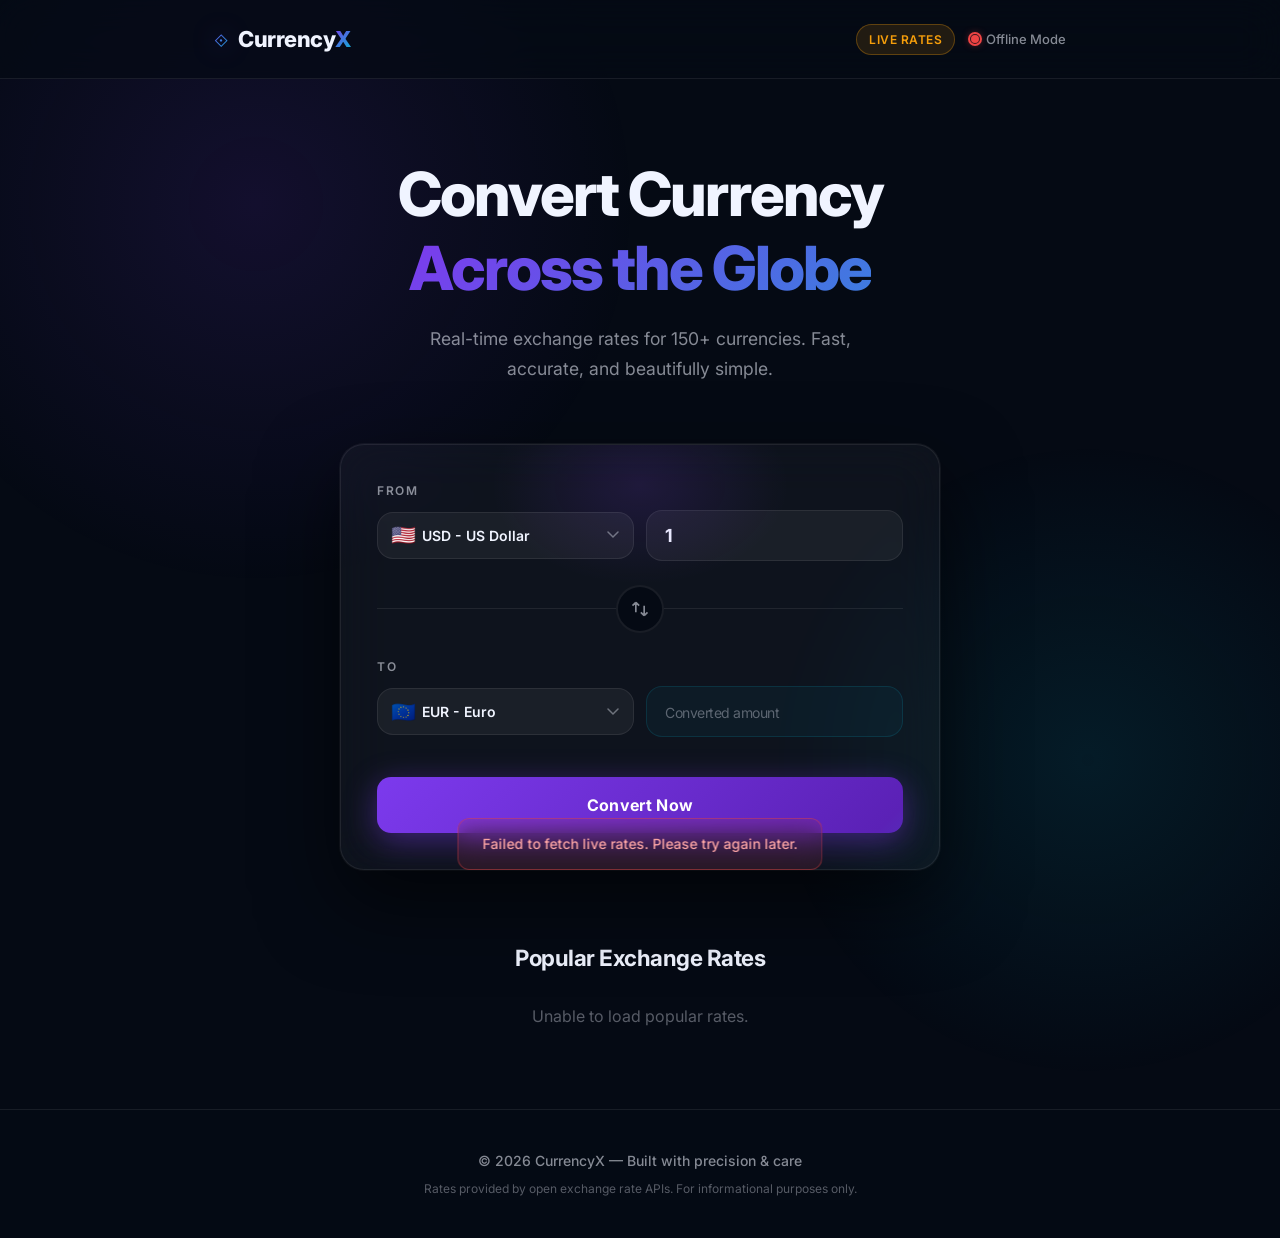
<file: currency converter/index.html>
<!DOCTYPE html>
<html lang="en">
<head>
    <meta charset="UTF-8">
    <meta name="viewport" content="width=device-width, initial-scale=1.0">
    <meta name="description" content="Convert currencies between nations instantly with live exchange rates. Beautiful, fast, and free currency converter.">
    <title>CurrencyX — Global Currency Converter</title>
    <link rel="preconnect" href="https://fonts.googleapis.com">
    <link rel="preconnect" href="https://fonts.gstatic.com" crossorigin>
    <link href="https://fonts.googleapis.com/css2?family=Inter:wght@300;400;500;600;700;800&display=swap" rel="stylesheet">
    <link rel="stylesheet" href="style.css">
</head>
<body>
    <!-- Animated background particles -->
    <div class="bg-particles" id="bgParticles"></div>

    <!-- Header -->
    <header class="header" id="header">
        <div class="header-inner">
            <a href="#" class="logo">
                <span class="logo-icon">⟐</span>
                <span class="logo-text">Currency<span class="logo-accent">X</span></span>
            </a>
            <nav class="nav">
                <span class="nav-badge">Live Rates</span>
                <span class="nav-status" id="statusDot">
                    <span class="pulse-dot"></span>
                    Connected
                </span>
            </nav>
        </div>
    </header>

    <!-- Hero Section -->
    <main class="main">
        <section class="hero">
            <h1 class="hero-title">
                <span class="hero-line">Convert Currency</span>
                <span class="hero-line gradient-text">Across the Globe</span>
            </h1>
            <p class="hero-subtitle">Real-time exchange rates for 150+ currencies. Fast, accurate, and beautifully simple.</p>
        </section>

        <!-- Converter Card -->
        <section class="converter-section">
            <div class="converter-card" id="converterCard">
                <!-- Glow effects -->
                <div class="card-glow"></div>

                <!-- From Currency -->
                <div class="currency-block">
                    <label class="currency-label">From</label>
                    <div class="currency-input-row">
                        <div class="select-wrapper">
                            <select id="fromCurrency" class="currency-select">
                                <!-- Options populated by JS -->
                            </select>
                            <span class="select-flag" id="fromFlag"></span>
                        </div>
                        <input 
                            type="number" 
                            id="fromAmount" 
                            class="amount-input" 
                            value="1" 
                            min="0" 
                            step="any"
                            placeholder="Enter amount"
                        >
                    </div>
                </div>

                <!-- Swap Button -->
                <div class="swap-container">
                    <button class="swap-btn" id="swapBtn" title="Swap currencies">
                        <svg class="swap-icon" viewBox="0 0 24 24" fill="none" stroke="currentColor" stroke-width="2">
                            <path d="M7 16V4m0 0L3 8m4-4l4 4M17 8v12m0 0l4-4m-4 4l-4-4"/>
                        </svg>
                    </button>
                    <div class="swap-line"></div>
                </div>

                <!-- To Currency -->
                <div class="currency-block">
                    <label class="currency-label">To</label>
                    <div class="currency-input-row">
                        <div class="select-wrapper">
                            <select id="toCurrency" class="currency-select">
                                <!-- Options populated by JS -->
                            </select>
                            <span class="select-flag" id="toFlag"></span>
                        </div>
                        <input 
                            type="text" 
                            id="toAmount" 
                            class="amount-input result-input" 
                            readonly 
                            placeholder="Converted amount"
                        >
                    </div>
                </div>

                <!-- Convert Button -->
                <button class="convert-btn" id="convertBtn">
                    <span class="btn-text">Convert Now</span>
                    <span class="btn-loader" id="btnLoader"></span>
                    <span class="btn-shimmer"></span>
                </button>

                <!-- Result Display -->
                <div class="result-panel" id="resultPanel">
                    <div class="rate-display">
                        <span class="rate-label">Exchange Rate</span>
                        <span class="rate-value" id="rateValue">—</span>
                    </div>
                    <div class="rate-display">
                        <span class="rate-label">Inverse Rate</span>
                        <span class="rate-value rate-secondary" id="inverseRate">—</span>
                    </div>
                    <div class="last-updated" id="lastUpdated">
                        <span class="update-dot"></span>
                        Last updated: —
                    </div>
                </div>
            </div>
        </section>

        <!-- Popular Rates Grid -->
        <section class="popular-section">
            <h2 class="section-title">Popular Exchange Rates</h2>
            <div class="rates-grid" id="ratesGrid">
                <!-- Populated by JS -->
            </div>
        </section>
    </main>

    <!-- Footer -->
    <footer class="footer">
        <div class="footer-inner">
            <p class="footer-text">© 2026 CurrencyX — Built with precision & care</p>
            <p class="footer-sub">Rates provided by open exchange rate APIs. For informational purposes only.</p>
        </div>
    </footer>

    <script src="script.js"></script>
</body>
</html>
</file>
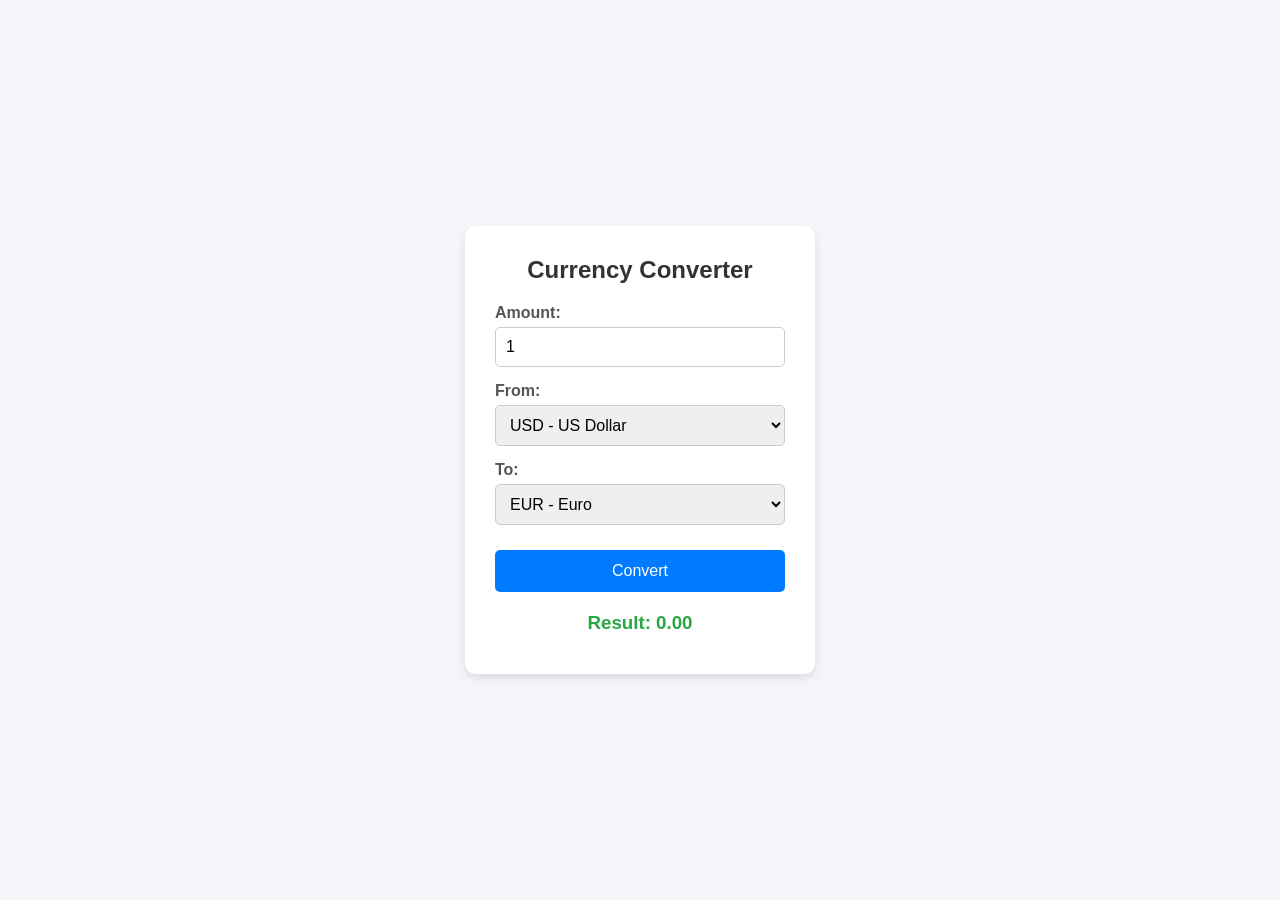
<file: project 7/index.html>
<!DOCTYPE html>
<html lang="en">
<head>
    <meta charset="UTF-8">
    <meta name="viewport" content="width=device-width, initial-scale=1.0">
    <title>Simple Currency Converter</title>
    <link rel="stylesheet" href="style.css">
</head>
<body>
    <div class="converter-container">
        <h2>Currency Converter</h2>
        
        <div class="input-group">
            <label for="amount">Amount:</label>
            <input type="number" id="amount" value="1" min="0">
        </div>

        <div class="input-group">
            <label for="fromCurrency">From:</label>
            <select id="fromCurrency">
                <option value="USD">USD - US Dollar</option>
                <option value="EUR">EUR - Euro</option>
                <option value="GBP">GBP - British Pound</option>
                <option value="JPY">JPY - Japanese Yen</option>
                <option value="INR">INR - Indian Rupee</option>
                <option value="AUD">AUD - Australian Dollar</option>
                <option value="CAD">CAD - Canadian Dollar</option>
            </select>
        </div>

        <div class="input-group">
            <label for="toCurrency">To:</label>
            <select id="toCurrency">
                <option value="EUR">EUR - Euro</option>
                <option value="USD">USD - US Dollar</option>
                <option value="GBP">GBP - British Pound</option>
                <option value="JPY">JPY - Japanese Yen</option>
                <option value="INR">INR - Indian Rupee</option>
                <option value="AUD">AUD - Australian Dollar</option>
                <option value="CAD">CAD - Canadian Dollar</option>
            </select>
        </div>

        <button id="convertBtn">Convert</button>

        <div id="result" class="result">
            <h3>Result: <span id="convertedAmount">0.00</span></h3>
            <p id="errorMsg" class="error"></p>
        </div>
    </div>

    <script src="script.js"></script>
</body>
</html>
</file>
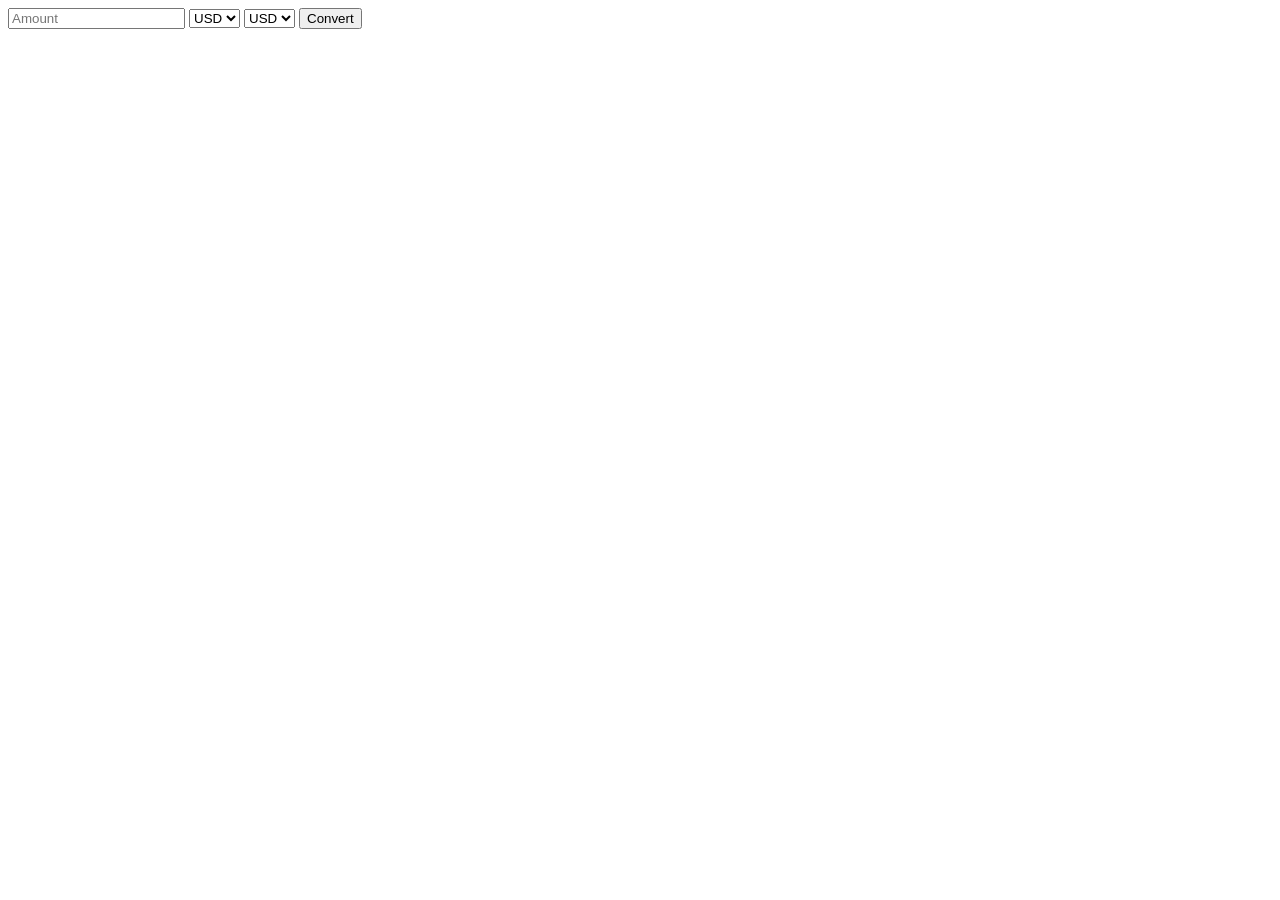
<file: currency converter 1/currency.html>
<!DOCTYPE html>
<html lang="en">
<head>
    <meta charset="UTF-8">
    <meta name="viewport" content="width=device-width, initial-scale=1.0">
    <title>Document</title>
</head>
<body>
    <input type="number" id="amount" placeholder="Amount">
    <select id="fromCurrency">
        <option value="USD">USD</option>
        <option value="EUR">EUR</option>
        <option value="GBP">GBP</option>
        <option value="JPY">JPY</option>
        <option value="INR">INR</option>
    </select>
    <select id="toCurrency">
        <option value="USD">USD</option>
        <option value="EUR">EUR</option>
        <option value="GBP">GBP</option>
        <option value="JPY">JPY</option>
        <option value="INR">INR</option>
    </select>
    <button id="convertBtn">Convert</button>
    <p id="result"></p>
    <script src="script.js"></script>
</body>
</html>
</file>
<file: currency converter/style.css>
/* ===========================
   CSS Reset & Base
=========================== */
*, *::before, *::after {
    box-sizing: border-box;
    margin: 0;
    padding: 0;
}

:root {
    --bg-primary: #050a14;
    --bg-secondary: #080f1e;
    --bg-card: rgba(255, 255, 255, 0.04);
    --bg-card-hover: rgba(255, 255, 255, 0.07);

    --accent-1: #7c3aed;
    --accent-2: #06b6d4;
    --accent-3: #f59e0b;
    --gradient-main: linear-gradient(135deg, #7c3aed, #06b6d4);
    --gradient-btn: linear-gradient(135deg, #7c3aed 0%, #5b21b6 50%, #06b6d4 100%);

    --text-primary: #f0f4ff;
    --text-secondary: rgba(240, 244, 255, 0.55);
    --text-muted: rgba(240, 244, 255, 0.35);

    --border-color: rgba(255, 255, 255, 0.08);
    --border-hover: rgba(124, 58, 237, 0.5);

    --glass-blur: 24px;
    --radius-card: 24px;
    --radius-input: 16px;
    --radius-btn: 14px;

    --shadow-card: 0 32px 80px rgba(0, 0, 0, 0.6), 0 0 0 1px rgba(255,255,255,0.06);
    --shadow-glow: 0 0 80px rgba(124, 58, 237, 0.25);
    --shadow-btn: 0 8px 32px rgba(124, 58, 237, 0.45);

    --transition-fast: 0.2s ease;
    --transition-med: 0.35s cubic-bezier(0.34, 1.56, 0.64, 1);
    --transition-smooth: 0.4s cubic-bezier(0.25, 0.46, 0.45, 0.94);

    --font: 'Inter', -apple-system, BlinkMacSystemFont, sans-serif;
}

html {
    scroll-behavior: smooth;
}

body {
    font-family: var(--font);
    background-color: var(--bg-primary);
    color: var(--text-primary);
    min-height: 100vh;
    overflow-x: hidden;
    line-height: 1.6;
    -webkit-font-smoothing: antialiased;
}

/* ===========================
   Animated Background Particles
=========================== */
.bg-particles {
    position: fixed;
    inset: 0;
    z-index: 0;
    pointer-events: none;
    overflow: hidden;
}

.particle {
    position: absolute;
    border-radius: 50%;
    animation: floatParticle linear infinite;
    opacity: 0;
}

@keyframes floatParticle {
    0% { transform: translateY(100vh) scale(0); opacity: 0; }
    10% { opacity: 1; }
    90% { opacity: 0.6; }
    100% { transform: translateY(-10vh) scale(1.2); opacity: 0; }
}

/* Background gradient orbs */
body::before {
    content: '';
    position: fixed;
    top: -20%;
    left: -10%;
    width: 60vw;
    height: 60vw;
    background: radial-gradient(circle, rgba(124, 58, 237, 0.12) 0%, transparent 70%);
    z-index: 0;
    pointer-events: none;
    animation: orbFloat 12s ease-in-out infinite;
}

body::after {
    content: '';
    position: fixed;
    bottom: -20%;
    right: -10%;
    width: 50vw;
    height: 50vw;
    background: radial-gradient(circle, rgba(6, 182, 212, 0.1) 0%, transparent 70%);
    z-index: 0;
    pointer-events: none;
    animation: orbFloat 16s ease-in-out infinite reverse;
}

@keyframes orbFloat {
    0%, 100% { transform: translate(0, 0) scale(1); }
    33% { transform: translate(30px, -20px) scale(1.05); }
    66% { transform: translate(-20px, 30px) scale(0.95); }
}

/* ===========================
   Header
=========================== */
.header {
    position: fixed;
    top: 0;
    left: 0;
    right: 0;
    z-index: 100;
    padding: 20px 0;
    backdrop-filter: blur(20px);
    -webkit-backdrop-filter: blur(20px);
    background: rgba(5, 10, 20, 0.7);
    border-bottom: 1px solid var(--border-color);
    transition: var(--transition-smooth);
}

.header-inner {
    max-width: 900px;
    margin: 0 auto;
    padding: 0 24px;
    display: flex;
    align-items: center;
    justify-content: space-between;
}

.logo {
    text-decoration: none;
    display: flex;
    align-items: center;
    gap: 10px;
}

.logo-icon {
    font-size: 24px;
    background: var(--gradient-main);
    -webkit-background-clip: text;
    -webkit-text-fill-color: transparent;
    background-clip: text;
    filter: drop-shadow(0 0 12px rgba(124, 58, 237, 0.6));
    animation: iconPulse 3s ease-in-out infinite;
}

@keyframes iconPulse {
    0%, 100% { filter: drop-shadow(0 0 12px rgba(124, 58, 237, 0.6)); }
    50% { filter: drop-shadow(0 0 20px rgba(6, 182, 212, 0.8)); }
}

.logo-text {
    font-size: 22px;
    font-weight: 800;
    color: var(--text-primary);
    letter-spacing: -0.5px;
}

.logo-accent {
    background: var(--gradient-main);
    -webkit-background-clip: text;
    -webkit-text-fill-color: transparent;
    background-clip: text;
}

.nav {
    display: flex;
    align-items: center;
    gap: 16px;
}

.nav-badge {
    font-size: 12px;
    font-weight: 600;
    padding: 5px 12px;
    border-radius: 100px;
    background: rgba(245, 158, 11, 0.12);
    border: 1px solid rgba(245, 158, 11, 0.3);
    color: var(--accent-3);
    letter-spacing: 0.5px;
    text-transform: uppercase;
}

.nav-status {
    font-size: 13px;
    font-weight: 500;
    color: var(--text-secondary);
    display: flex;
    align-items: center;
    gap: 7px;
}

.pulse-dot {
    display: inline-block;
    width: 8px;
    height: 8px;
    border-radius: 50%;
    background: #22c55e;
    position: relative;
    box-shadow: 0 0 8px #22c55e;
}

.pulse-dot::after {
    content: '';
    position: absolute;
    inset: -3px;
    border-radius: 50%;
    border: 2px solid #22c55e;
    animation: ripple 2s ease-out infinite;
}

@keyframes ripple {
    0% { transform: scale(1); opacity: 1; }
    100% { transform: scale(2.5); opacity: 0; }
}

/* ===========================
   Main Layout
=========================== */
.main {
    position: relative;
    z-index: 1;
    padding-top: 120px;
    padding-bottom: 80px;
}

/* ===========================
   Hero
=========================== */
.hero {
    text-align: center;
    padding: 40px 24px 60px;
    max-width: 700px;
    margin: 0 auto;
}

.hero-title {
    font-size: clamp(2.2rem, 6vw, 3.8rem);
    font-weight: 800;
    line-height: 1.15;
    letter-spacing: -2px;
    margin-bottom: 20px;
    display: flex;
    flex-direction: column;
    align-items: center;
    gap: 4px;
}

.hero-line {
    display: block;
}

.gradient-text {
    background: var(--gradient-main);
    -webkit-background-clip: text;
    -webkit-text-fill-color: transparent;
    background-clip: text;
    background-size: 200% auto;
    animation: shineText 4s linear infinite;
}

@keyframes shineText {
    0% { background-position: 0% center; }
    100% { background-position: 200% center; }
}

.hero-subtitle {
    font-size: 1.1rem;
    color: var(--text-secondary);
    font-weight: 400;
    line-height: 1.7;
    max-width: 480px;
    margin: 0 auto;
}

/* ===========================
   Converter Card
=========================== */
.converter-section {
    max-width: 640px;
    margin: 0 auto;
    padding: 0 20px;
}

.converter-card {
    position: relative;
    background: var(--bg-card);
    border: 1px solid var(--border-color);
    border-radius: var(--radius-card);
    padding: 36px;
    backdrop-filter: blur(var(--glass-blur));
    -webkit-backdrop-filter: blur(var(--glass-blur));
    box-shadow: var(--shadow-card);
    overflow: hidden;
    transition: var(--transition-smooth);
}

.converter-card:hover {
    box-shadow: var(--shadow-card), var(--shadow-glow);
    border-color: rgba(124, 58, 237, 0.2);
}

.card-glow {
    position: absolute;
    top: -60px;
    left: 50%;
    transform: translateX(-50%);
    width: 300px;
    height: 200px;
    background: radial-gradient(ellipse, rgba(124, 58, 237, 0.15) 0%, transparent 70%);
    pointer-events: none;
}

/* Currency Block */
.currency-block {
    margin-bottom: 12px;
}

.currency-label {
    display: block;
    font-size: 12px;
    font-weight: 600;
    text-transform: uppercase;
    letter-spacing: 1.5px;
    color: var(--text-secondary);
    margin-bottom: 10px;
}

.currency-input-row {
    display: grid;
    grid-template-columns: 1fr 1fr;
    gap: 12px;
}

/* Select Wrapper */
.select-wrapper {
    position: relative;
    display: flex;
    align-items: center;
}

.select-flag {
    position: absolute;
    left: 14px;
    font-size: 20px;
    pointer-events: none;
    z-index: 2;
    line-height: 1;
}

.currency-select {
    width: 100%;
    padding: 14px 16px 14px 44px;
    background: rgba(255, 255, 255, 0.05);
    border: 1px solid var(--border-color);
    border-radius: var(--radius-input);
    color: var(--text-primary);
    font-family: var(--font);
    font-size: 14px;
    font-weight: 600;
    cursor: pointer;
    appearance: none;
    -webkit-appearance: none;
    background-image: url("data:image/svg+xml,%3Csvg xmlns='http://www.w3.org/2000/svg' width='12' height='8' viewBox='0 0 12 8'%3E%3Cpath d='M1 1l5 5 5-5' stroke='rgba(240,244,255,0.4)' fill='none' stroke-width='1.5' stroke-linecap='round'/%3E%3C/svg%3E");
    background-repeat: no-repeat;
    background-position: right 14px center;
    padding-right: 36px;
    transition: all var(--transition-fast);
}

.currency-select:focus {
    outline: none;
    border-color: var(--accent-1);
    background-color: rgba(124, 58, 237, 0.1);
    box-shadow: 0 0 0 3px rgba(124, 58, 237, 0.15);
}

.currency-select:hover {
    border-color: var(--border-hover);
    background-color: var(--bg-card-hover);
}

.currency-select option {
    background: #0f172a;
    color: var(--text-primary);
}

/* Amount Input */
.amount-input {
    width: 100%;
    padding: 14px 18px;
    background: rgba(255, 255, 255, 0.05);
    border: 1px solid var(--border-color);
    border-radius: var(--radius-input);
    color: var(--text-primary);
    font-family: var(--font);
    font-size: 18px;
    font-weight: 700;
    letter-spacing: -0.5px;
    transition: all var(--transition-fast);
}

.amount-input::placeholder {
    color: var(--text-muted);
    font-weight: 400;
    font-size: 14px;
}

.amount-input:focus {
    outline: none;
    border-color: var(--accent-1);
    background-color: rgba(124, 58, 237, 0.08);
    box-shadow: 0 0 0 3px rgba(124, 58, 237, 0.12);
}

.amount-input:hover:not(:focus) {
    border-color: var(--border-hover);
}

.result-input {
    background: rgba(6, 182, 212, 0.05);
    border-color: rgba(6, 182, 212, 0.15);
    color: #67e8f9;
    cursor: default;
}

.result-input:hover {
    border-color: rgba(6, 182, 212, 0.3) !important;
}

/* Swap Button */
.swap-container {
    position: relative;
    display: flex;
    align-items: center;
    justify-content: center;
    margin: 24px 0;
}

.swap-line {
    position: absolute;
    left: 0;
    right: 0;
    height: 1px;
    background: var(--border-color);
    z-index: 0;
}

.swap-btn {
    position: relative;
    z-index: 1;
    width: 48px;
    height: 48px;
    border-radius: 50%;
    background: var(--bg-primary);
    border: 2px solid var(--border-color);
    color: var(--text-secondary);
    cursor: pointer;
    display: flex;
    align-items: center;
    justify-content: center;
    transition: all var(--transition-med);
    flex-shrink: 0;
}

.swap-btn:hover {
    border-color: var(--accent-1);
    background: rgba(124, 58, 237, 0.15);
    color: #a78bfa;
    box-shadow: 0 0 20px rgba(124, 58, 237, 0.3);
    transform: scale(1.1);
}

.swap-btn:active {
    transform: scale(0.95) rotate(180deg);
}

.swap-icon {
    width: 20px;
    height: 20px;
    transition: transform var(--transition-med);
}

.swap-btn.rotating .swap-icon {
    animation: rotateSwap 0.4s cubic-bezier(0.34, 1.56, 0.64, 1);
}

@keyframes rotateSwap {
    0% { transform: rotate(0deg); }
    100% { transform: rotate(180deg); }
}

/* Convert Button */
.convert-btn {
    width: 100%;
    padding: 18px 24px;
    margin-top: 28px;
    background: var(--gradient-btn);
    background-size: 200% auto;
    border: none;
    border-radius: var(--radius-btn);
    color: #fff;
    font-family: var(--font);
    font-size: 16px;
    font-weight: 700;
    letter-spacing: 0.3px;
    cursor: pointer;
    position: relative;
    overflow: hidden;
    transition: all var(--transition-smooth);
    box-shadow: var(--shadow-btn);
}

.convert-btn:hover {
    background-position: right center;
    transform: translateY(-2px);
    box-shadow: 0 12px 40px rgba(124, 58, 237, 0.6);
}

.convert-btn:active {
    transform: translateY(0);
    box-shadow: 0 4px 20px rgba(124, 58, 237, 0.4);
}

.btn-shimmer {
    position: absolute;
    top: 0;
    left: -100%;
    width: 60%;
    height: 100%;
    background: linear-gradient(90deg, transparent, rgba(255,255,255,0.2), transparent);
    transform: skewX(-20deg);
    transition: 0s;
}

.convert-btn:hover .btn-shimmer {
    left: 150%;
    transition: left 0.65s ease;
}

.btn-loader {
    display: none;
    width: 18px;
    height: 18px;
    border: 2px solid rgba(255,255,255,0.3);
    border-top-color: white;
    border-radius: 50%;
    animation: spin 0.7s linear infinite;
    position: absolute;
    right: 24px;
    top: 50%;
    transform: translateY(-50%);
}

.convert-btn.loading .btn-loader { display: inline-block; }
.convert-btn.loading .btn-text { opacity: 0.7; }

@keyframes spin {
    to { transform: translateY(-50%) rotate(360deg); }
}

/* Result Panel */
.result-panel {
    margin-top: 24px;
    padding: 20px 24px;
    background: rgba(255, 255, 255, 0.03);
    border: 1px solid var(--border-color);
    border-radius: 16px;
    display: none;
    animation: slideUp 0.4s cubic-bezier(0.34, 1.56, 0.64, 1);
}

.result-panel.visible {
    display: block;
}

@keyframes slideUp {
    from { opacity: 0; transform: translateY(16px); }
    to { opacity: 1; transform: translateY(0); }
}

.rate-display {
    display: flex;
    align-items: center;
    justify-content: space-between;
    padding: 10px 0;
    border-bottom: 1px solid var(--border-color);
}

.rate-display:last-of-type {
    border-bottom: none;
}

.rate-label {
    font-size: 13px;
    color: var(--text-secondary);
    font-weight: 500;
}

.rate-value {
    font-size: 15px;
    font-weight: 700;
    color: #a78bfa;
    letter-spacing: -0.3px;
}

.rate-secondary {
    color: #67e8f9;
}

.last-updated {
    margin-top: 14px;
    display: flex;
    align-items: center;
    gap: 7px;
    font-size: 12px;
    color: var(--text-muted);
}

.update-dot {
    display: inline-block;
    width: 6px;
    height: 6px;
    border-radius: 50%;
    background: #22c55e;
    flex-shrink: 0;
}

/* ===========================
   Popular Section
=========================== */
.popular-section {
    max-width: 900px;
    margin: 70px auto 0;
    padding: 0 20px;
}

.section-title {
    font-size: 1.4rem;
    font-weight: 700;
    margin-bottom: 28px;
    text-align: center;
    color: var(--text-primary);
    letter-spacing: -0.5px;
}

.rates-grid {
    display: grid;
    grid-template-columns: repeat(auto-fill, minmax(200px, 1fr));
    gap: 16px;
}

.rate-card {
    background: var(--bg-card);
    border: 1px solid var(--border-color);
    border-radius: 18px;
    padding: 20px;
    cursor: pointer;
    transition: all var(--transition-smooth);
    position: relative;
    overflow: hidden;
}

.rate-card::before {
    content: '';
    position: absolute;
    inset: 0;
    background: var(--gradient-main);
    opacity: 0;
    transition: opacity var(--transition-fast);
    border-radius: inherit;
}

.rate-card:hover {
    transform: translateY(-4px);
    border-color: rgba(124, 58, 237, 0.3);
    box-shadow: 0 12px 40px rgba(124, 58, 237, 0.2);
}

.rate-card:hover::before {
    opacity: 0.04;
}

.rate-card-pair {
    display: flex;
    align-items: center;
    gap: 8px;
    margin-bottom: 12px;
}

.rate-card-flags {
    font-size: 20px;
    line-height: 1;
}

.rate-card-code {
    font-size: 13px;
    font-weight: 700;
    color: var(--text-secondary);
    letter-spacing: 0.5px;
}

.rate-card-value {
    font-size: 22px;
    font-weight: 800;
    letter-spacing: -1px;
    background: var(--gradient-main);
    -webkit-background-clip: text;
    -webkit-text-fill-color: transparent;
    background-clip: text;
}

.rate-card-label {
    font-size: 11px;
    color: var(--text-muted);
    margin-top: 4px;
}

.rate-card-skeleton {
    background: linear-gradient(90deg, rgba(255,255,255,0.04) 25%, rgba(255,255,255,0.08) 50%, rgba(255,255,255,0.04) 75%);
    background-size: 400% auto;
    animation: skeleton 1.5s linear infinite;
    border-radius: 8px;
    height: 20px;
    margin-top: 8px;
}

@keyframes skeleton {
    0% { background-position: 200% center; }
    100% { background-position: -200% center; }
}

/* ===========================
   Footer
=========================== */
.footer {
    position: relative;
    z-index: 1;
    text-align: center;
    padding: 40px 24px;
    border-top: 1px solid var(--border-color);
    background: rgba(5, 10, 20, 0.5);
}

.footer-text {
    font-size: 14px;
    color: var(--text-secondary);
    font-weight: 500;
    margin-bottom: 6px;
}

.footer-sub {
    font-size: 12px;
    color: var(--text-muted);
}

/* ===========================
   Toast Notification
=========================== */
.toast {
    position: fixed;
    bottom: 30px;
    left: 50%;
    transform: translateX(-50%) translateY(80px);
    background: #1e293b;
    border: 1px solid var(--border-color);
    border-radius: 12px;
    padding: 14px 24px;
    font-size: 14px;
    color: var(--text-primary);
    font-weight: 500;
    z-index: 999;
    opacity: 0;
    transition: all 0.4s cubic-bezier(0.34, 1.56, 0.64, 1);
    backdrop-filter: blur(12px);
    pointer-events: none;
}

.toast.show {
    transform: translateX(-50%) translateY(0);
    opacity: 1;
}

.toast.error {
    border-color: rgba(239, 68, 68, 0.4);
    background: rgba(239, 68, 68, 0.1);
    color: #fca5a5;
}

.toast.success {
    border-color: rgba(34, 197, 94, 0.4);
    background: rgba(34, 197, 94, 0.08);
    color: #86efac;
}

/* ===========================
   Responsive
=========================== */
@media (max-width: 640px) {
    .header-inner { padding: 0 16px; }
    .nav-badge { display: none; }
    .hero { padding: 24px 16px 48px; }
    .hero-title { font-size: 2rem; letter-spacing: -1px; }
    .hero-subtitle { font-size: 1rem; }

    .converter-card { padding: 24px 18px; border-radius: 20px; }
    .currency-input-row { grid-template-columns: 1fr; }

    .rates-grid { grid-template-columns: repeat(2, 1fr); }

    .result-panel { padding: 16px; }
}

@media (max-width: 400px) {
    .rates-grid { grid-template-columns: 1fr; }
}

/* ===========================
   Scrollbar
=========================== */
::-webkit-scrollbar { width: 6px; }
::-webkit-scrollbar-track { background: var(--bg-primary); }
::-webkit-scrollbar-thumb {
    background: rgba(124, 58, 237, 0.4);
    border-radius: 100px;
}
::-webkit-scrollbar-thumb:hover { background: rgba(124, 58, 237, 0.7); }

/* Number input — remove arrows */
input[type=number]::-webkit-inner-spin-button,
input[type=number]::-webkit-outer-spin-button { -webkit-appearance: none; margin: 0; }
input[type=number] { -moz-appearance: textfield; }
</file>
<file: project 7/style.css>
* {
    box-sizing: border-box;
    margin: 0;
    padding: 0;
}

body {
    font-family: Arial, sans-serif;
    background-color: #f4f4f9;
    display: flex;
    justify-content: center;
    align-items: center;
    height: 100vh;
}

.converter-container {
    background-color: white;
    padding: 30px;
    border-radius: 10px;
    box-shadow: 0 4px 8px rgba(0, 0, 0, 0.1);
    width: 350px;
    text-align: center;
}

h2 {
    margin-bottom: 20px;
    color: #333;
}

.input-group {
    margin-bottom: 15px;
    text-align: left;
}

label {
    display: block;
    margin-bottom: 5px;
    font-weight: bold;
    color: #555;
}

input, select {
    width: 100%;
    padding: 10px;
    border: 1px solid #ccc;
    border-radius: 5px;
    font-size: 16px;
}

button {
    width: 100%;
    padding: 12px;
    background-color: #007bff;
    color: white;
    border: none;
    border-radius: 5px;
    font-size: 16px;
    cursor: pointer;
    margin-top: 10px;
    transition: background-color 0.3s;
}

button:hover {
    background-color: #0056b3;
}

.result {
    margin-top: 20px;
}

.result h3 {
    color: #28a745;
}

.error {
    color: #dc3545;
    font-size: 14px;
    margin-top: 10px;
}
</file>
